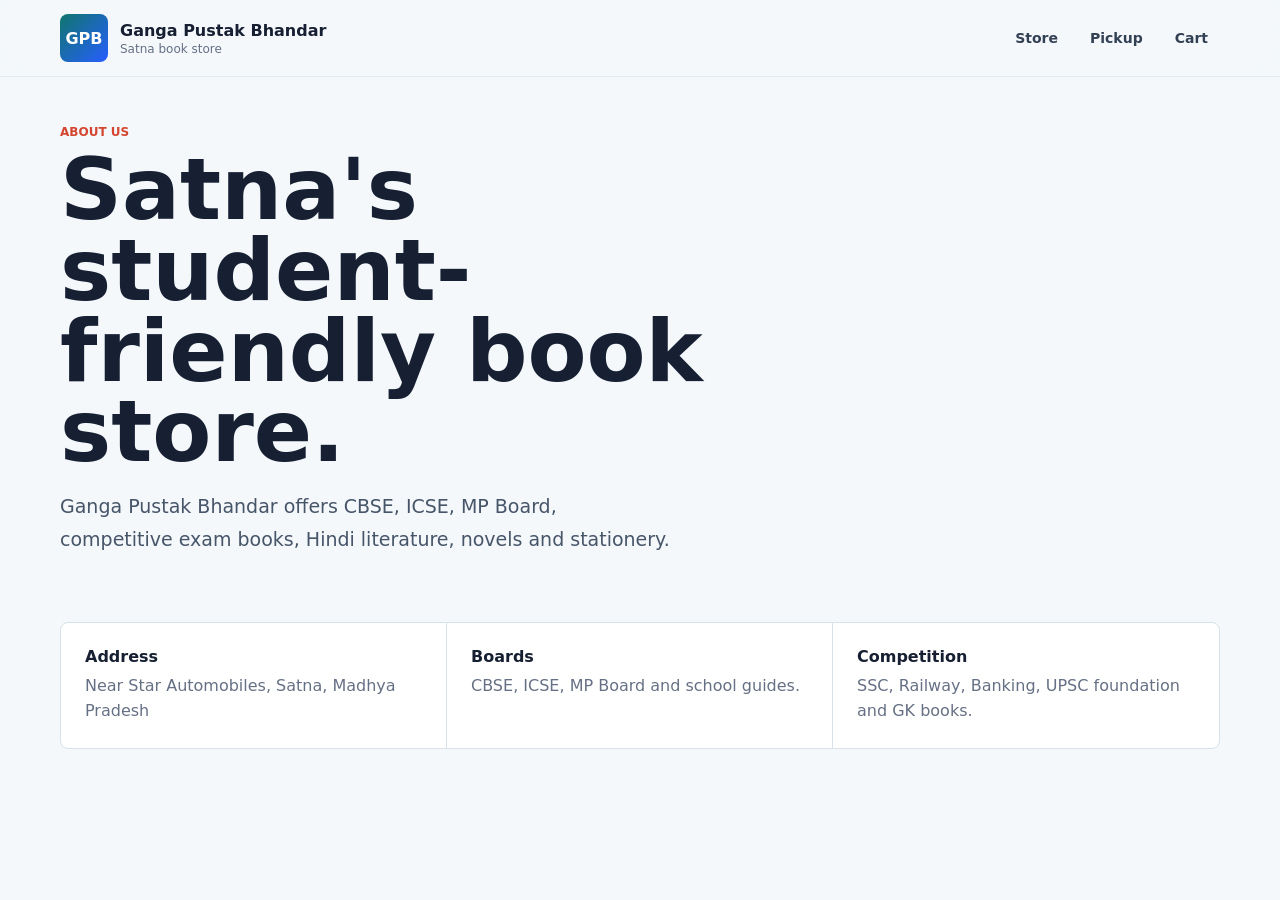
<file: about.html>
<!DOCTYPE html>
<html lang="en">
  <head>
    <meta charset="UTF-8" />
    <meta name="viewport" content="width=device-width, initial-scale=1.0" />
    <title>About | Ganga Pustak Bhandar</title>
    <link rel="stylesheet" href="styles.css" />
  </head>
  <body>
    <header class="site-header">
      <nav class="nav">
        <a class="brand" href="index.html">
          <span class="brand-mark">GPB</span>
          <span><strong>Ganga Pustak Bhandar</strong><small>Satna book store</small></span>
        </a>
        <div class="nav-links">
          <a href="index.html">Store</a>
          <a href="pickup.html">Pickup</a>
          <a href="cart.html">Cart</a>
        </div>
      </nav>
    </header>
    <main>
      <section class="page-hero">
        <div>
          <p class="eyebrow">About us</p>
          <h1>Satna's student-friendly book store.</h1>
          <p class="hero-copy">Ganga Pustak Bhandar offers CBSE, ICSE, MP Board, competitive exam books, Hindi literature, novels and stationery.</p>
        </div>
      </section>
      <section class="contact-grid page-cards">
        <div><strong>Address</strong><p>Near Star Automobiles, Satna, Madhya Pradesh</p></div>
        <div><strong>Boards</strong><p>CBSE, ICSE, MP Board and school guides.</p></div>
        <div><strong>Competition</strong><p>SSC, Railway, Banking, UPSC foundation and GK books.</p></div>
      </section>
    </main>
  </body>
</html>
</file>
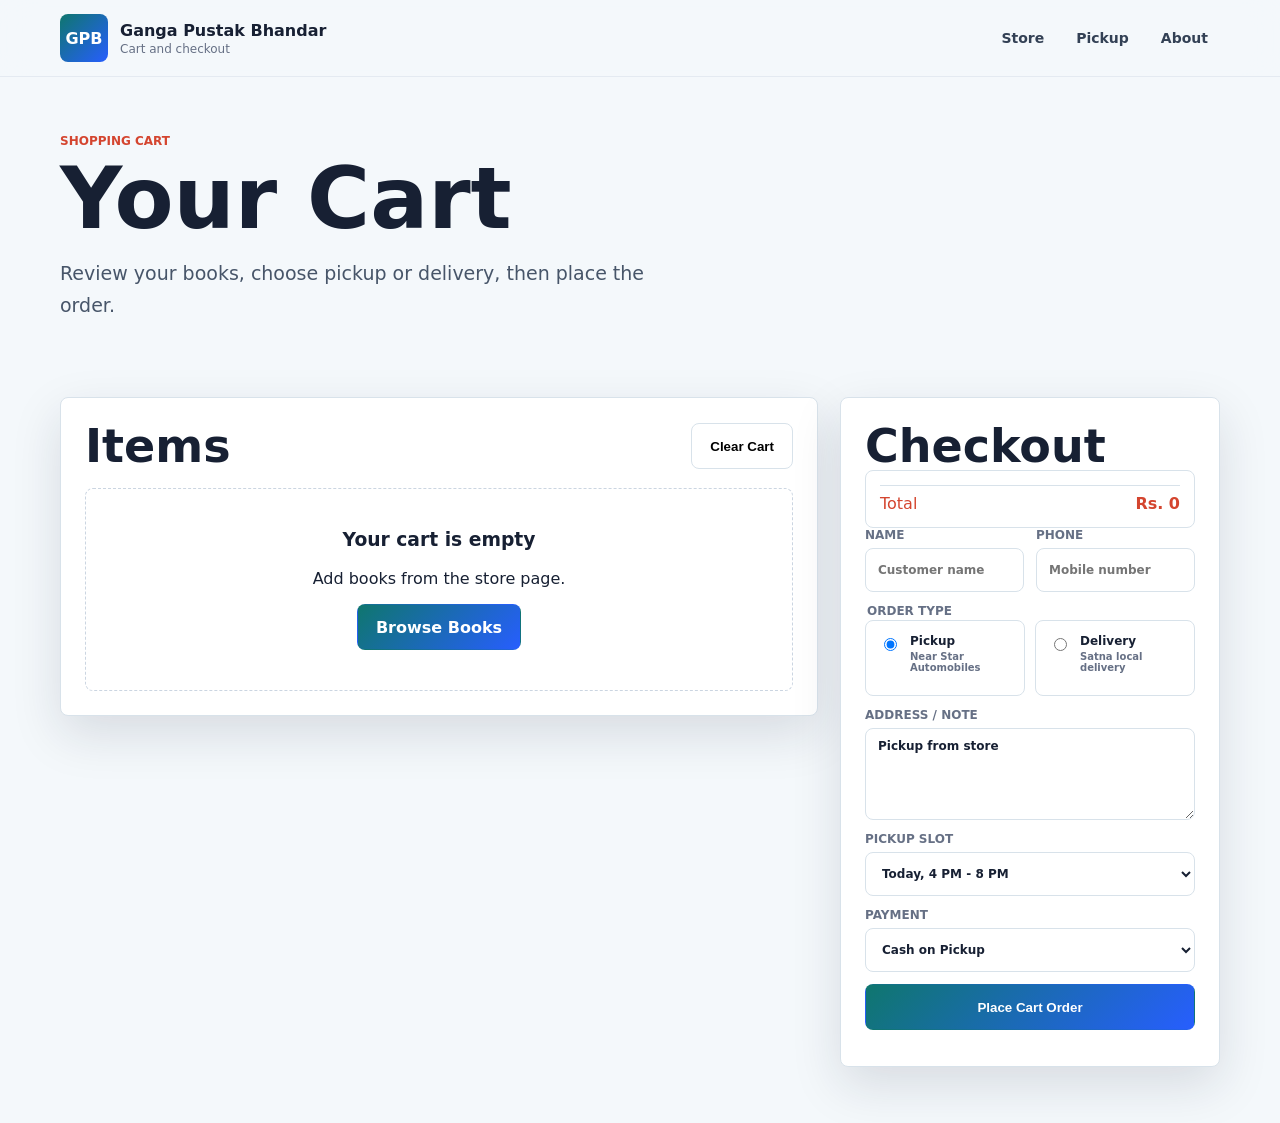
<file: cart.html>
<!DOCTYPE html>
<html lang="en">
  <head>
    <meta charset="UTF-8" />
    <meta name="viewport" content="width=device-width, initial-scale=1.0" />
    <title>Cart | Ganga Pustak Bhandar</title>
    <link rel="stylesheet" href="styles.css" />
  </head>
  <body>
    <header class="site-header">
      <nav class="nav">
        <a class="brand" href="index.html">
          <span class="brand-mark">GPB</span>
          <span>
            <strong>Ganga Pustak Bhandar</strong>
            <small>Cart and checkout</small>
          </span>
        </a>
        <div class="nav-links">
          <a href="index.html">Store</a>
          <a href="pickup.html">Pickup</a>
          <a href="about.html">About</a>
        </div>
      </nav>
    </header>

    <main>
      <section class="page-hero compact-hero">
        <div>
          <p class="eyebrow">Shopping cart</p>
          <h1>Your Cart</h1>
          <p class="hero-copy">Review your books, choose pickup or delivery, then place the order.</p>
        </div>
      </section>

      <section class="cart-layout">
        <div class="cart-panel">
          <div class="orders-head">
            <h2>Items</h2>
            <button class="btn secondary" id="clearCart" type="button">Clear Cart</button>
          </div>
          <div id="cartItems"></div>
        </div>

        <aside class="checkout-card">
          <h2>Checkout</h2>
          <div class="order-summary" id="cartSummary"></div>
          <form class="order-form checkout-form" id="cartCheckoutForm">
            <div class="customer-grid">
              <label>
                Name
                <input name="customer_name" type="text" placeholder="Customer name" required>
              </label>
              <label>
                Phone
                <input name="phone" type="tel" placeholder="Mobile number" required>
              </label>
            </div>
            <fieldset class="choice-grid">
              <legend>Order type</legend>
              <label>
                <input type="radio" name="fulfillment_type" value="Pickup" checked>
                <span><strong>Pickup</strong><small>Near Star Automobiles</small></span>
              </label>
              <label>
                <input type="radio" name="fulfillment_type" value="Delivery">
                <span><strong>Delivery</strong><small>Satna local delivery</small></span>
              </label>
            </fieldset>
            <label>
              Address / note
              <textarea name="address" rows="3" required>Pickup from store</textarea>
            </label>
            <label>
              Pickup slot
              <select name="pickup_slot" required>
                <option value="Today, 4 PM - 8 PM">Today, 4 PM - 8 PM</option>
                <option value="Tomorrow, 10 AM - 1 PM">Tomorrow, 10 AM - 1 PM</option>
                <option value="Tomorrow, 4 PM - 8 PM">Tomorrow, 4 PM - 8 PM</option>
              </select>
            </label>
            <label>
              Payment
              <select name="payment_method" required>
                <option value="Cash on Pickup">Cash on Pickup</option>
                <option value="Cash on Delivery">Cash on Delivery</option>
                <option value="UPI on Confirmation">UPI on Confirmation</option>
                <option value="Razorpay Online">Razorpay Online Payment</option>
              </select>
            </label>
            <button class="btn primary place-order" type="submit">Place Cart Order</button>
            <p class="form-message" id="cartMessage"></p>
          </form>
        </aside>
      </section>
    </main>

    <script src="https://checkout.razorpay.com/v1/checkout.js"></script>
    <script src="cart.js"></script>
  </body>
</html>
</file>
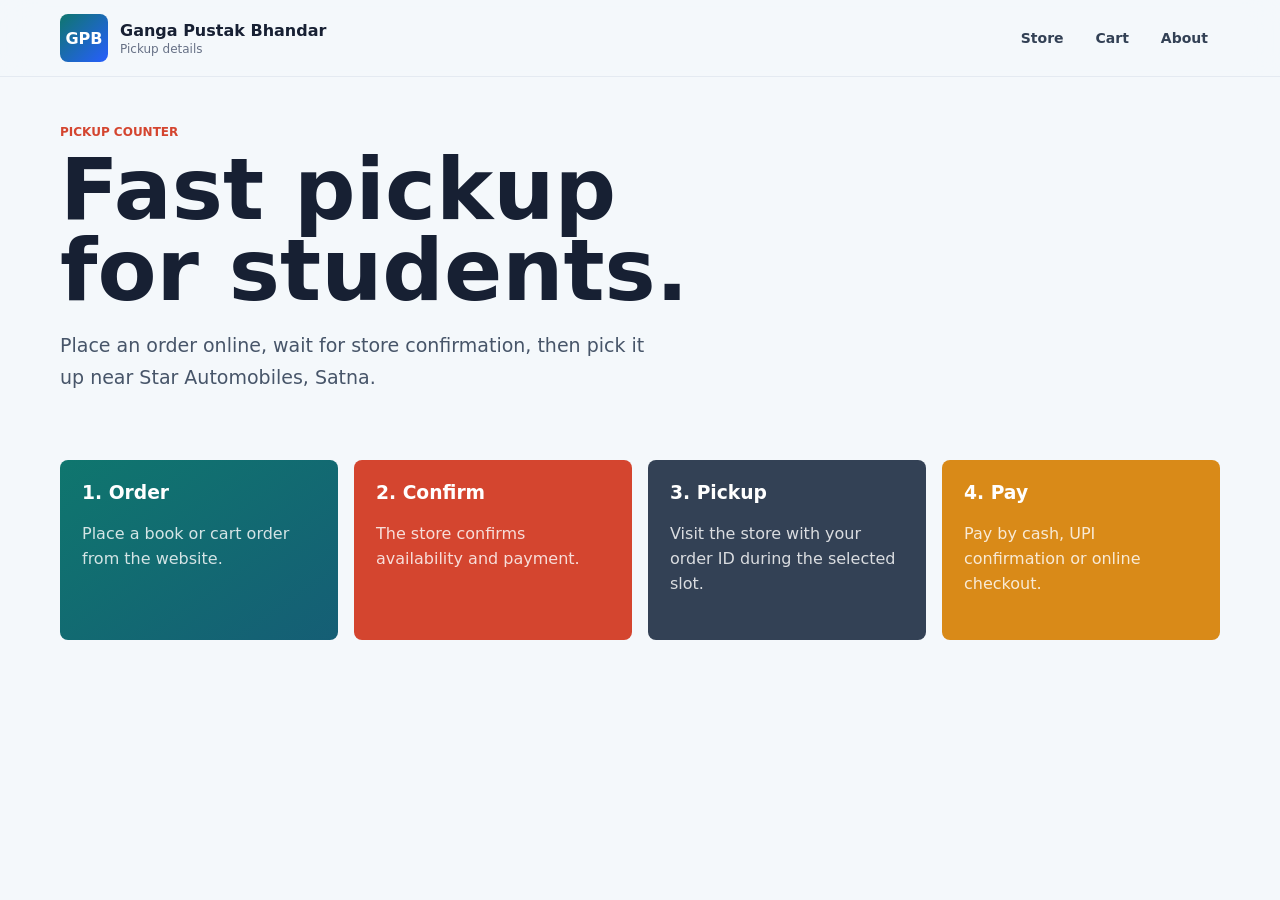
<file: pickup.html>
<!DOCTYPE html>
<html lang="en">
  <head>
    <meta charset="UTF-8" />
    <meta name="viewport" content="width=device-width, initial-scale=1.0" />
    <title>Pickup | Ganga Pustak Bhandar</title>
    <link rel="stylesheet" href="styles.css" />
  </head>
  <body>
    <header class="site-header">
      <nav class="nav">
        <a class="brand" href="index.html">
          <span class="brand-mark">GPB</span>
          <span><strong>Ganga Pustak Bhandar</strong><small>Pickup details</small></span>
        </a>
        <div class="nav-links">
          <a href="index.html">Store</a>
          <a href="cart.html">Cart</a>
          <a href="about.html">About</a>
        </div>
      </nav>
    </header>
    <main>
      <section class="page-hero">
        <div>
          <p class="eyebrow">Pickup counter</p>
          <h1>Fast pickup for students.</h1>
          <p class="hero-copy">Place an order online, wait for store confirmation, then pick it up near Star Automobiles, Satna.</p>
        </div>
      </section>
      <section class="category-grid info-grid">
        <article><h3>1. Order</h3><p>Place a book or cart order from the website.</p></article>
        <article><h3>2. Confirm</h3><p>The store confirms availability and payment.</p></article>
        <article><h3>3. Pickup</h3><p>Visit the store with your order ID during the selected slot.</p></article>
        <article><h3>4. Pay</h3><p>Pay by cash, UPI confirmation or online checkout.</p></article>
      </section>
    </main>
  </body>
</html>
</file>
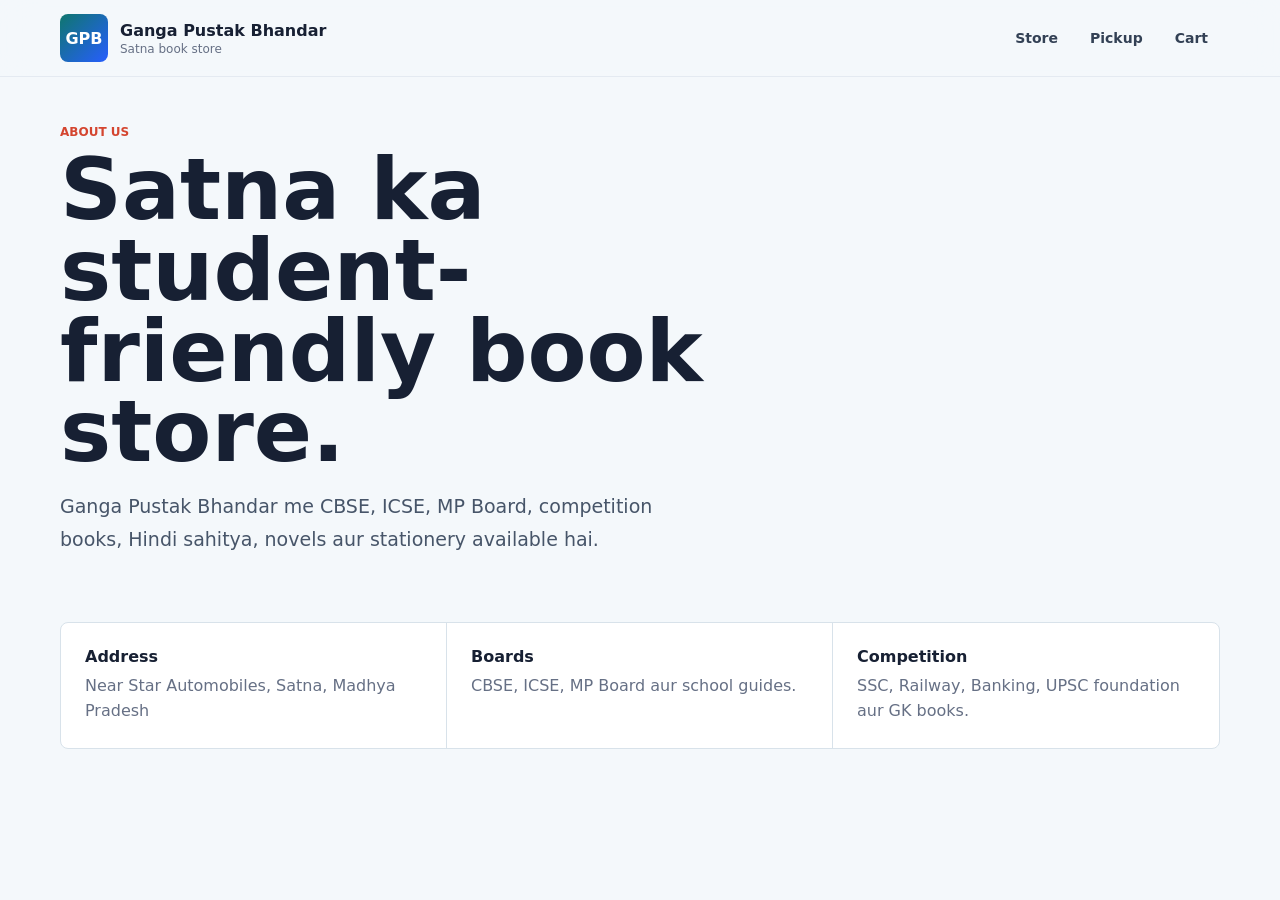
<file: froentend/about.html>
<!DOCTYPE html>
<html lang="hi">
  <head>
    <meta charset="UTF-8" />
    <meta name="viewport" content="width=device-width, initial-scale=1.0" />
    <title>About | Ganga Pustak Bhandar</title>
    <link rel="stylesheet" href="styles.css" />
  </head>
  <body>
    <header class="site-header">
      <nav class="nav">
        <a class="brand" href="index.html">
          <span class="brand-mark">GPB</span>
          <span><strong>Ganga Pustak Bhandar</strong><small>Satna book store</small></span>
        </a>
        <div class="nav-links">
          <a href="index.html">Store</a>
          <a href="pickup.html">Pickup</a>
          <a href="cart.html">Cart</a>
        </div>
      </nav>
    </header>
    <main>
      <section class="page-hero">
        <div>
          <p class="eyebrow">About us</p>
          <h1>Satna ka student-friendly book store.</h1>
          <p class="hero-copy">Ganga Pustak Bhandar me CBSE, ICSE, MP Board, competition books, Hindi sahitya, novels aur stationery available hai.</p>
        </div>
      </section>
      <section class="contact-grid page-cards">
        <div><strong>Address</strong><p>Near Star Automobiles, Satna, Madhya Pradesh</p></div>
        <div><strong>Boards</strong><p>CBSE, ICSE, MP Board aur school guides.</p></div>
        <div><strong>Competition</strong><p>SSC, Railway, Banking, UPSC foundation aur GK books.</p></div>
      </section>
    </main>
  </body>
</html>
</file>
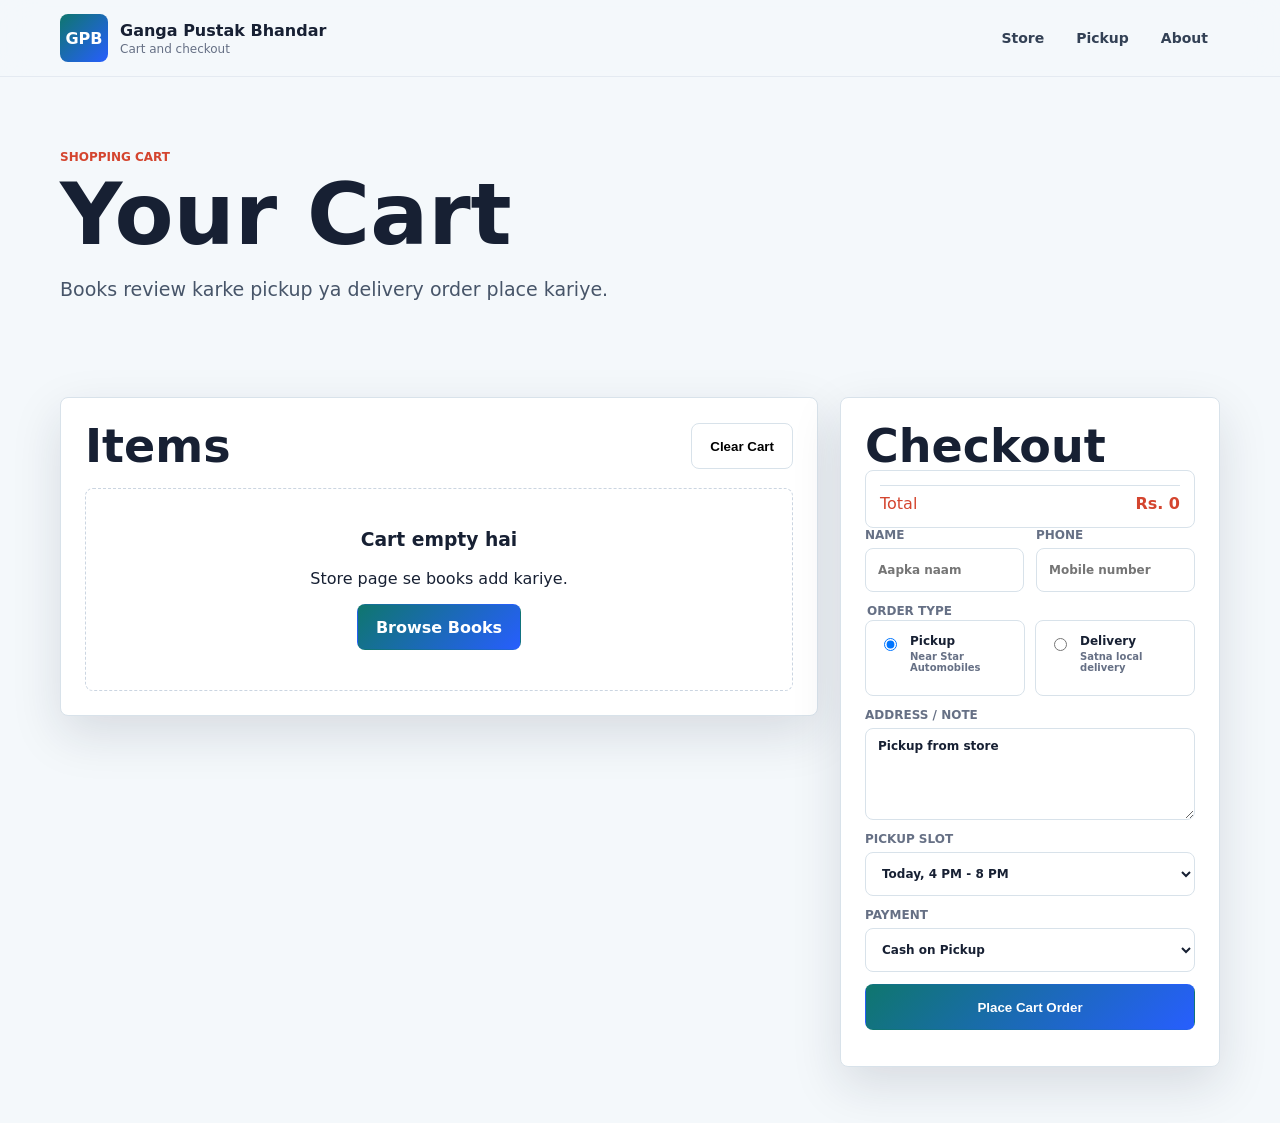
<file: froentend/cart.html>
<!DOCTYPE html>
<html lang="hi">
  <head>
    <meta charset="UTF-8" />
    <meta name="viewport" content="width=device-width, initial-scale=1.0" />
    <title>Cart | Ganga Pustak Bhandar</title>
    <link rel="stylesheet" href="styles.css" />
  </head>
  <body>
    <header class="site-header">
      <nav class="nav">
        <a class="brand" href="index.html">
          <span class="brand-mark">GPB</span>
          <span>
            <strong>Ganga Pustak Bhandar</strong>
            <small>Cart and checkout</small>
          </span>
        </a>
        <div class="nav-links">
          <a href="index.html">Store</a>
          <a href="pickup.html">Pickup</a>
          <a href="about.html">About</a>
        </div>
      </nav>
    </header>

    <main>
      <section class="page-hero compact-hero">
        <div>
          <p class="eyebrow">Shopping cart</p>
          <h1>Your Cart</h1>
          <p class="hero-copy">Books review karke pickup ya delivery order place kariye.</p>
        </div>
      </section>

      <section class="cart-layout">
        <div class="cart-panel">
          <div class="orders-head">
            <h2>Items</h2>
            <button class="btn secondary" id="clearCart" type="button">Clear Cart</button>
          </div>
          <div id="cartItems"></div>
        </div>

        <aside class="checkout-card">
          <h2>Checkout</h2>
          <div class="order-summary" id="cartSummary"></div>
          <form class="order-form checkout-form" id="cartCheckoutForm">
            <div class="customer-grid">
              <label>
                Name
                <input name="customer_name" type="text" placeholder="Aapka naam" required>
              </label>
              <label>
                Phone
                <input name="phone" type="tel" placeholder="Mobile number" required>
              </label>
            </div>
            <fieldset class="choice-grid">
              <legend>Order type</legend>
              <label>
                <input type="radio" name="fulfillment_type" value="Pickup" checked>
                <span><strong>Pickup</strong><small>Near Star Automobiles</small></span>
              </label>
              <label>
                <input type="radio" name="fulfillment_type" value="Delivery">
                <span><strong>Delivery</strong><small>Satna local delivery</small></span>
              </label>
            </fieldset>
            <label>
              Address / note
              <textarea name="address" rows="3" required>Pickup from store</textarea>
            </label>
            <label>
              Pickup slot
              <select name="pickup_slot" required>
                <option value="Today, 4 PM - 8 PM">Today, 4 PM - 8 PM</option>
                <option value="Tomorrow, 10 AM - 1 PM">Tomorrow, 10 AM - 1 PM</option>
                <option value="Tomorrow, 4 PM - 8 PM">Tomorrow, 4 PM - 8 PM</option>
              </select>
            </label>
            <label>
              Payment
              <select name="payment_method" required>
                <option value="Cash on Pickup">Cash on Pickup</option>
                <option value="Cash on Delivery">Cash on Delivery</option>
                <option value="UPI on Confirmation">UPI on Confirmation</option>
              </select>
            </label>
            <button class="btn primary place-order" type="submit">Place Cart Order</button>
            <p class="form-message" id="cartMessage"></p>
          </form>
        </aside>
      </section>
    </main>

    <script src="cart.js"></script>
  </body>
</html>
</file>
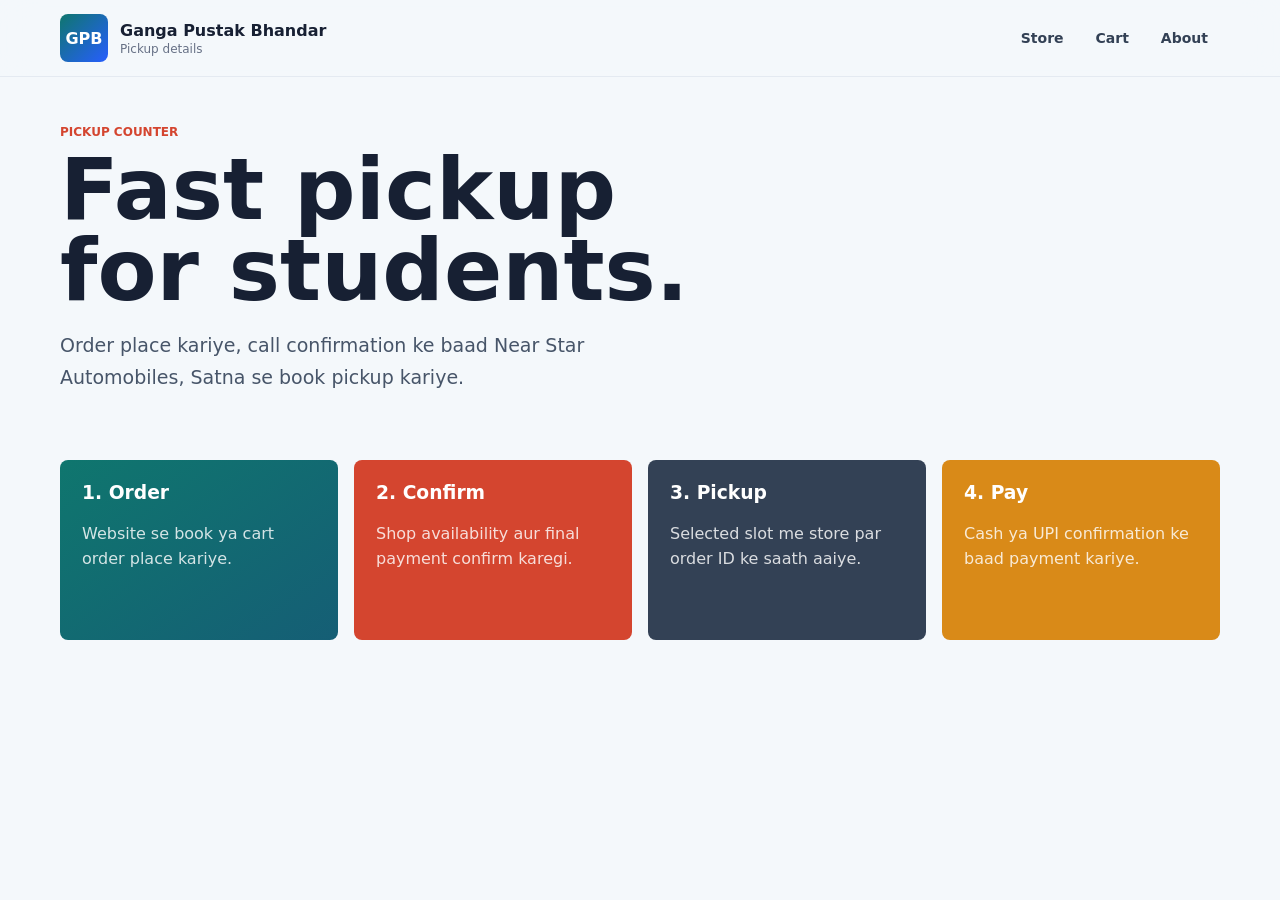
<file: froentend/pickup.html>
<!DOCTYPE html>
<html lang="hi">
  <head>
    <meta charset="UTF-8" />
    <meta name="viewport" content="width=device-width, initial-scale=1.0" />
    <title>Pickup | Ganga Pustak Bhandar</title>
    <link rel="stylesheet" href="styles.css" />
  </head>
  <body>
    <header class="site-header">
      <nav class="nav">
        <a class="brand" href="index.html">
          <span class="brand-mark">GPB</span>
          <span><strong>Ganga Pustak Bhandar</strong><small>Pickup details</small></span>
        </a>
        <div class="nav-links">
          <a href="index.html">Store</a>
          <a href="cart.html">Cart</a>
          <a href="about.html">About</a>
        </div>
      </nav>
    </header>
    <main>
      <section class="page-hero">
        <div>
          <p class="eyebrow">Pickup counter</p>
          <h1>Fast pickup for students.</h1>
          <p class="hero-copy">Order place kariye, call confirmation ke baad Near Star Automobiles, Satna se book pickup kariye.</p>
        </div>
      </section>
      <section class="category-grid info-grid">
        <article><h3>1. Order</h3><p>Website se book ya cart order place kariye.</p></article>
        <article><h3>2. Confirm</h3><p>Shop availability aur final payment confirm karegi.</p></article>
        <article><h3>3. Pickup</h3><p>Selected slot me store par order ID ke saath aaiye.</p></article>
        <article><h3>4. Pay</h3><p>Cash ya UPI confirmation ke baad payment kariye.</p></article>
      </section>
    </main>
  </body>
</html>
</file>
<file: styles.css>
:root {
  --ink: #172033;
  --muted: #667085;
  --paper: #f4f8fb;
  --surface: #ffffff;
  --line: #d8e2ea;
  --red: #d4452f;
  --green: #0f766e;
  --gold: #d98a18;
  --blue: #275efe;
  --shadow: 0 18px 50px rgba(23, 32, 51, 0.13);
  --deep-shadow: 0 28px 70px rgba(23, 32, 51, 0.24);
}

* {
  box-sizing: border-box;
}

html {
  scroll-behavior: smooth;
}

body {
  margin: 0;
  color: var(--ink);
  background: var(--paper);
  font-family: Inter, ui-sans-serif, system-ui, -apple-system, BlinkMacSystemFont,
    "Segoe UI", sans-serif;
}

.top-offer {
  padding: 10px 16px;
  color: #fff;
  background: var(--ink);
  text-align: center;
  font-size: 14px;
  font-weight: 800;
}

a {
  color: inherit;
  text-decoration: none;
}

.site-header {
  position: sticky;
  top: 0;
  z-index: 10;
  background: rgba(244, 248, 251, 0.92);
  border-bottom: 1px solid rgba(226, 232, 240, 0.85);
  backdrop-filter: blur(16px);
}

.nav {
  width: min(1160px, calc(100% - 32px));
  min-height: 76px;
  margin: 0 auto;
  display: flex;
  align-items: center;
  justify-content: space-between;
  gap: 24px;
}

.brand {
  display: flex;
  align-items: center;
  gap: 12px;
}

.brand-mark {
  width: 48px;
  height: 48px;
  display: grid;
  place-items: center;
  border-radius: 8px;
  color: white;
  background: linear-gradient(135deg, var(--green), var(--blue));
  font-weight: 800;
}

.brand strong,
.brand small {
  display: block;
}

.brand small {
  margin-top: 2px;
  color: var(--muted);
  font-size: 12px;
}

.nav-links {
  display: flex;
  gap: 8px;
}

.nav-links a {
  padding: 10px 12px;
  border-radius: 8px;
  color: #334155;
  font-weight: 700;
  font-size: 14px;
}

.nav-links a:hover,
.nav-button:hover {
  background: #fff;
}

.cart-link span {
  min-width: 22px;
  min-height: 22px;
  display: inline-grid;
  place-items: center;
  margin-left: 4px;
  border-radius: 999px;
  color: #fff;
  background: var(--red);
  font-size: 12px;
}

.nav-button {
  padding: 10px 12px;
  border: 0;
  border-radius: 8px;
  background: transparent;
  color: #334155;
  font: inherit;
  font-weight: 700;
  font-size: 14px;
  cursor: pointer;
}

main {
  width: min(1160px, calc(100% - 32px));
  margin: 0 auto;
}

.promo-slider {
  position: relative;
  margin: 28px 0 34px;
  overflow: hidden;
  border-radius: 8px;
  background: #fff;
  box-shadow: var(--shadow);
}

.slider-track {
  display: flex;
  transition: transform 520ms ease;
}

.slide {
  min-width: 100%;
  display: grid;
  grid-template-columns: minmax(0, 1fr) minmax(280px, 430px);
  gap: 32px;
  align-items: center;
  min-height: 470px;
  padding: 48px 64px;
  background:
    radial-gradient(circle at 82% 18%, rgba(39, 94, 254, 0.18), transparent 26%),
    linear-gradient(135deg, #ffffff 0%, #e8f6f4 52%, #fef3df 100%);
}

.slide:nth-child(2) {
  background:
    radial-gradient(circle at 80% 18%, rgba(212, 69, 47, 0.16), transparent 27%),
    linear-gradient(135deg, #ffffff 0%, #fff3ed 48%, #eef2ff 100%);
}

.slide:nth-child(3) {
  background:
    radial-gradient(circle at 80% 20%, rgba(217, 138, 24, 0.18), transparent 27%),
    linear-gradient(135deg, #ffffff 0%, #edf7ff 50%, #fff7e8 100%);
}

.slide-copy h1 {
  max-width: 710px;
}

.slide-art {
  min-height: 340px;
  position: relative;
  perspective: 1100px;
}

.slide-art::before {
  content: "";
  position: absolute;
  inset: 38px 12px 12px;
  border-radius: 8px;
  background: rgba(255, 255, 255, 0.72);
  box-shadow: var(--deep-shadow);
}

.slide-art img {
  position: absolute;
  width: 42%;
  aspect-ratio: 2 / 3;
  object-fit: cover;
  border-radius: 8px;
  box-shadow: 0 22px 38px rgba(23, 32, 51, 0.22);
  transition: transform 280ms ease;
}

.slide-art img:nth-child(1) {
  left: 0;
  top: 76px;
  transform: rotate(-8deg) translateZ(10px);
}

.slide-art img:nth-child(2) {
  left: 29%;
  top: 20px;
  z-index: 2;
  transform: translateZ(42px);
}

.slide-art img:nth-child(3) {
  right: 0;
  top: 88px;
  transform: rotate(8deg) translateZ(10px);
}

.slide.is-active .slide-art img:nth-child(1) {
  animation: bookFloatLeft 3.2s ease-in-out infinite;
}

.slide.is-active .slide-art img:nth-child(2) {
  animation: bookFloatCenter 3.2s ease-in-out infinite;
}

.slide.is-active .slide-art img:nth-child(3) {
  animation: bookFloatRight 3.2s ease-in-out infinite;
}

.slider-btn {
  position: absolute;
  top: 50%;
  width: 44px;
  height: 44px;
  display: grid;
  place-items: center;
  border: 1px solid rgba(255, 255, 255, 0.8);
  border-radius: 999px;
  background: rgba(23, 32, 51, 0.74);
  color: #fff;
  font-size: 26px;
  font-weight: 900;
  transform: translateY(-50%);
  cursor: pointer;
  z-index: 3;
}

.slider-btn:hover {
  background: var(--green);
}

.slider-btn.prev {
  left: 16px;
}

.slider-btn.next {
  right: 16px;
}

.slider-dots {
  position: absolute;
  left: 0;
  right: 0;
  bottom: 18px;
  display: flex;
  justify-content: center;
  gap: 8px;
  z-index: 3;
}

.slider-dots button {
  width: 10px;
  height: 10px;
  border: 0;
  border-radius: 999px;
  background: rgba(23, 32, 51, 0.28);
  cursor: pointer;
}

.slider-dots button.active {
  width: 26px;
  background: var(--green);
}

.promo-slider + .hero {
  display: none;
}

@keyframes bookFloatLeft {
  0%, 100% { transform: rotate(-8deg) translateY(0) translateZ(10px); }
  50% { transform: rotate(-10deg) translateY(-10px) translateZ(28px); }
}

@keyframes bookFloatCenter {
  0%, 100% { transform: translateY(0) translateZ(42px) scale(1); }
  50% { transform: translateY(-14px) translateZ(64px) scale(1.03); }
}

@keyframes bookFloatRight {
  0%, 100% { transform: rotate(8deg) translateY(0) translateZ(10px); }
  50% { transform: rotate(10deg) translateY(-10px) translateZ(28px); }
}

.hero {
  min-height: calc(100vh - 76px);
  display: grid;
  grid-template-columns: minmax(0, 1fr) minmax(320px, 470px);
  align-items: center;
  gap: 54px;
  padding: 42px 0 34px;
}

.eyebrow {
  margin: 0 0 10px;
  color: var(--red);
  font-size: 12px;
  font-weight: 900;
  letter-spacing: 0;
  text-transform: uppercase;
}

h1,
h2,
h3,
p {
  margin-top: 0;
}

h1 {
  max-width: 680px;
  margin-bottom: 18px;
  font-size: clamp(44px, 7vw, 86px);
  line-height: 0.94;
  letter-spacing: 0;
}

h2 {
  margin-bottom: 0;
  font-size: clamp(28px, 4vw, 46px);
  line-height: 1.05;
}

.hero-copy {
  max-width: 610px;
  color: #475569;
  font-size: 19px;
  line-height: 1.7;
}

.hero-actions {
  display: flex;
  flex-wrap: wrap;
  gap: 12px;
  margin-top: 28px;
}

.btn {
  min-height: 46px;
  display: inline-flex;
  align-items: center;
  justify-content: center;
  border-radius: 8px;
  padding: 0 18px;
  border: 1px solid transparent;
  font-weight: 800;
  cursor: pointer;
  transition: transform 160ms ease, box-shadow 160ms ease, filter 160ms ease;
}

.btn:hover {
  transform: translateY(-2px);
  box-shadow: 0 12px 26px rgba(15, 23, 42, 0.16);
}

.btn.primary {
  color: #fff;
  background: linear-gradient(135deg, var(--green), var(--blue));
}

.btn.secondary {
  background: #fff;
  border-color: var(--line);
}

.hero-visual {
  min-height: 520px;
  position: relative;
  perspective: 1000px;
}

.hero-visual::before {
  content: "";
  position: absolute;
  inset: 58px 18px 26px;
  border-radius: 8px;
  background:
    linear-gradient(135deg, rgba(180, 35, 24, 0.12), transparent 45%),
    #ffffff;
  box-shadow: var(--shadow);
}

.hero-visual img {
  position: absolute;
  width: 41%;
  aspect-ratio: 2 / 3;
  object-fit: cover;
  border-radius: 8px;
  box-shadow: 0 18px 32px rgba(15, 23, 42, 0.2);
}

.hero-visual img:nth-child(1) {
  left: 2%;
  top: 88px;
  transform: rotate(-8deg);
  transition: transform 220ms ease;
}

.hero-visual img:nth-child(2) {
  left: 30%;
  top: 30px;
  z-index: 2;
  transition: transform 220ms ease;
}

.hero-visual img:nth-child(3) {
  right: 2%;
  top: 126px;
  transform: rotate(7deg);
  transition: transform 220ms ease;
}

.hero-visual:hover img:nth-child(1) {
  transform: rotate(-10deg) translateY(-12px) translateZ(20px);
}

.hero-visual:hover img:nth-child(2) {
  transform: translateY(-18px) translateZ(36px) scale(1.03);
}

.hero-visual:hover img:nth-child(3) {
  transform: rotate(9deg) translateY(-10px) translateZ(20px);
}

.trust-strip,
.order-band,
.contact-grid {
  background: #fff;
  border: 1px solid var(--line);
  border-radius: 8px;
}

.trust-strip {
  display: grid;
  grid-template-columns: repeat(3, 1fr);
  margin: 8px 0 64px;
  overflow: hidden;
}

.mega-categories {
  display: grid;
  grid-template-columns: repeat(6, minmax(0, 1fr));
  gap: 12px;
  margin: 0 0 34px;
}

.mega-categories a {
  min-height: 86px;
  display: grid;
  place-items: center;
  padding: 14px;
  border: 1px solid var(--line);
  border-radius: 8px;
  background: #fff;
  text-align: center;
  font-weight: 900;
  box-shadow: var(--shadow);
  transform-style: preserve-3d;
  transition: transform 180ms ease, box-shadow 180ms ease;
}

.mega-categories a:hover {
  transform: translateY(-6px) rotateX(5deg);
  box-shadow: var(--deep-shadow);
}

.trust-strip div {
  padding: 24px;
  border-right: 1px solid var(--line);
}

.trust-strip div:last-child {
  border-right: 0;
}

.trust-strip strong,
.trust-strip span {
  display: block;
}

.trust-strip strong {
  margin-bottom: 6px;
  font-size: 24px;
}

.trust-strip span {
  color: var(--muted);
}

.toolbar {
  display: flex;
  justify-content: space-between;
  align-items: end;
  gap: 24px;
  margin-bottom: 24px;
}

.filters {
  display: flex;
  flex-wrap: wrap;
  justify-content: end;
  gap: 12px;
}

.search-box,
.select-box {
  display: grid;
  gap: 6px;
  color: var(--muted);
  font-size: 12px;
  font-weight: 800;
  text-transform: uppercase;
}

input,
select,
textarea {
  width: 220px;
  min-height: 44px;
  border: 1px solid var(--line);
  border-radius: 8px;
  background: #fff;
  color: var(--ink);
  font: inherit;
  font-weight: 650;
  padding: 0 12px;
}

textarea {
  width: 100%;
  min-height: 92px;
  padding: 10px 12px;
  resize: vertical;
}

.book-grid {
  display: grid;
  grid-template-columns: repeat(4, minmax(0, 1fr));
  gap: 18px;
  min-height: 360px;
  perspective: 1200px;
}

.book-card {
  display: flex;
  flex-direction: column;
  min-height: 100%;
  border-radius: 8px;
  overflow: hidden;
  background: #fff;
  border: 1px solid var(--line);
  cursor: pointer;
  position: relative;
  transform: rotateX(var(--tilt-x, 0deg)) rotateY(var(--tilt-y, 0deg));
  transform-style: preserve-3d;
  transition: transform 180ms ease, box-shadow 180ms ease, border-color 180ms ease;
}

.discount-ribbon {
  position: absolute;
  top: 12px;
  left: 12px;
  z-index: 2;
  padding: 6px 9px;
  border-radius: 999px;
  color: #fff;
  background: var(--red);
  font-size: 12px;
  font-weight: 900;
  box-shadow: 0 10px 20px rgba(212, 69, 47, 0.22);
  transform: translateZ(34px);
}

.book-card::after {
  content: "";
  position: absolute;
  inset: 0;
  pointer-events: none;
  background: linear-gradient(135deg, rgba(255, 255, 255, 0.42), transparent 35%);
  opacity: 0;
  transition: opacity 180ms ease;
}

.book-card:hover,
.book-card:focus-visible {
  box-shadow: var(--deep-shadow);
  border-color: rgba(180, 35, 24, 0.22);
  outline: none;
}

.book-card:hover::after {
  opacity: 1;
}

.cover-wrap {
  aspect-ratio: 4 / 5;
  padding: 18px;
  background: linear-gradient(145deg, #ffffff, #e2f4f2 48%, #e9edff);
  transform: translateZ(22px);
}

.book-card img {
  width: 100%;
  height: 100%;
  object-fit: contain;
  filter: drop-shadow(0 12px 14px rgba(15, 23, 42, 0.2));
  transition: transform 180ms ease;
}

.book-card:hover img {
  transform: translateY(-4px) scale(1.04);
}

.book-info {
  display: flex;
  flex: 1;
  flex-direction: column;
  gap: 10px;
  padding: 16px;
}

.tag {
  width: fit-content;
  color: var(--green);
  background: #eaf7ed;
  border-radius: 999px;
  padding: 5px 9px;
  font-size: 12px;
  font-weight: 900;
}

.book-info h3 {
  margin-bottom: 0;
  font-size: 18px;
  line-height: 1.22;
}

.book-info p {
  color: var(--muted);
  line-height: 1.5;
}

.price-row {
  margin-top: auto;
  display: flex;
  align-items: center;
  justify-content: space-between;
  gap: 12px;
}

.price-stack {
  display: flex;
  flex-wrap: wrap;
  align-items: center;
  gap: 8px;
  margin-top: auto;
}

.price {
  color: var(--red);
  font-size: 20px;
  font-weight: 900;
}

.mrp {
  color: var(--muted);
  font-size: 14px;
  font-weight: 800;
  text-decoration: line-through;
}

.stock {
  color: var(--green);
  font-size: 13px;
  font-weight: 900;
}

.details-btn {
  width: 100%;
  min-height: 40px;
  border: 1px solid var(--line);
  border-radius: 8px;
  background: #fff;
  color: var(--ink);
  font: inherit;
  font-weight: 900;
  cursor: pointer;
  transition: background 160ms ease, color 160ms ease, transform 160ms ease;
}

.details-btn:hover {
  background: var(--ink);
  color: #fff;
  transform: translateY(-1px);
}

.card-actions,
.modal-actions {
  display: grid;
  grid-template-columns: repeat(3, minmax(0, 1fr));
  gap: 8px;
}

.cart-btn {
  color: #fff;
  background: var(--gold);
  border-color: var(--gold);
}

.buy-now-btn {
  color: #fff;
  background: var(--green);
  border-color: var(--green);
}

.inventory-form {
  display: grid;
  grid-template-columns: repeat(4, minmax(0, 1fr));
  gap: 12px;
  align-items: end;
}

.inventory-form label {
  display: grid;
  gap: 6px;
  color: var(--muted);
  font-size: 12px;
  font-weight: 900;
  text-transform: uppercase;
}

.inventory-form input,
.inventory-form select {
  width: 100%;
}

.wide-field {
  grid-column: span 2;
}

.categories,
.contact {
  padding: 72px 0 0;
}

.section-heading {
  margin-bottom: 24px;
}

.category-grid {
  display: grid;
  grid-template-columns: repeat(4, 1fr);
  gap: 16px;
}

.category-grid article {
  min-height: 180px;
  padding: 22px;
  border-radius: 8px;
  color: #fff;
  background: linear-gradient(145deg, var(--green), #155e75);
  transition: transform 180ms ease, box-shadow 180ms ease;
  transform-style: preserve-3d;
}

.category-grid article:hover {
  transform: translateY(-6px) rotateX(4deg);
  box-shadow: var(--deep-shadow);
}

.category-grid article:nth-child(2) {
  background: var(--red);
}

.category-grid article:nth-child(3) {
  background: #334155;
}

.category-grid article:nth-child(4) {
  background: var(--gold);
}

.category-grid p {
  color: rgba(255, 255, 255, 0.82);
  line-height: 1.55;
}

.order-band {
  display: flex;
  align-items: center;
  justify-content: space-between;
  gap: 24px;
  margin: 72px 0 0;
  padding: 30px;
}

.contact-grid {
  display: grid;
  grid-template-columns: repeat(3, 1fr);
  margin-bottom: 56px;
}

.contact-grid div {
  padding: 24px;
  border-right: 1px solid var(--line);
}

.contact-grid div:last-child {
  border-right: 0;
}

.contact-grid strong {
  display: block;
  margin-bottom: 8px;
}

.contact-grid p {
  margin: 0;
  color: var(--muted);
  line-height: 1.55;
}

footer {
  padding: 24px 16px 34px;
  color: var(--muted);
  text-align: center;
}

.empty-state {
  grid-column: 1 / -1;
  padding: 40px;
  text-align: center;
  background: #fff;
  border: 1px dashed #cbd5e1;
  border-radius: 8px;
}

.book-dialog {
  width: min(980px, calc(100% - 32px));
  border: 0;
  border-radius: 8px;
  padding: 0;
  color: var(--ink);
  box-shadow: var(--shadow);
}

.book-dialog::backdrop {
  background: rgba(15, 23, 42, 0.42);
}

.dialog-close {
  position: absolute;
  top: 12px;
  right: 12px;
  width: 38px;
  height: 38px;
  border: 1px solid var(--line);
  border-radius: 8px;
  background: #fff;
  color: var(--ink);
  font-size: 24px;
  line-height: 1;
  cursor: pointer;
}

.dialog-body {
  display: grid;
  grid-template-columns: minmax(220px, 330px) 1fr;
  gap: 28px;
  padding: 30px;
}

.product-media {
  display: grid;
  align-content: start;
  gap: 16px;
  perspective: 1000px;
}

.product-media img {
  width: 100%;
  aspect-ratio: 2 / 3;
  object-fit: contain;
  border-radius: 8px;
  background: #f8fafc;
  box-shadow: var(--shadow);
  transform: rotateY(-8deg) rotateX(3deg);
}

.dialog-note {
  color: var(--muted);
  line-height: 1.6;
}

.product-author {
  margin-bottom: 10px;
  color: var(--muted);
}

.rating-row {
  display: flex;
  flex-wrap: wrap;
  gap: 10px;
  align-items: center;
  margin-bottom: 16px;
  color: #f59e0b;
  font-weight: 900;
}

.rating-row small {
  color: var(--muted);
}

.secure-box,
.buy-box,
.order-summary,
.login-card {
  border: 1px solid var(--line);
  border-radius: 8px;
  background: #fff;
}

.secure-box {
  display: grid;
  gap: 4px;
  padding: 14px;
  color: var(--muted);
}

.secure-box strong {
  color: var(--green);
}

.buy-box {
  display: flex;
  justify-content: space-between;
  gap: 18px;
  margin: 16px 0;
  padding: 16px;
  background: #fffdf8;
}

.order-form {
  display: grid;
  gap: 12px;
  margin-top: 18px;
}

.checkout-form {
  margin-top: 0;
}

.checkout-steps {
  display: grid;
  grid-template-columns: repeat(3, 1fr);
  gap: 8px;
}

.checkout-steps span {
  padding: 10px;
  border: 1px solid var(--line);
  border-radius: 8px;
  color: var(--muted);
  text-align: center;
  font-size: 12px;
  font-weight: 900;
}

.checkout-steps .active {
  color: #fff;
  background: var(--green);
  border-color: var(--green);
}

.order-form label {
  display: grid;
  gap: 6px;
  color: var(--muted);
  font-size: 12px;
  font-weight: 900;
  text-transform: uppercase;
}

.order-form input,
.order-form select {
  width: 100%;
}

.choice-grid {
  display: grid;
  grid-template-columns: repeat(2, minmax(0, 1fr));
  gap: 10px;
  margin: 0;
  padding: 0;
  border: 0;
}

.choice-grid legend {
  grid-column: 1 / -1;
  margin-bottom: 2px;
  color: var(--muted);
  font-size: 12px;
  font-weight: 900;
  text-transform: uppercase;
}

.choice-grid label {
  display: flex;
  align-items: flex-start;
  gap: 10px;
  min-height: 76px;
  padding: 13px;
  border: 1px solid var(--line);
  border-radius: 8px;
  background: #fff;
  color: var(--ink);
  cursor: pointer;
  text-transform: none;
}

.choice-grid input {
  width: auto;
  min-height: auto;
  margin-top: 4px;
}

.choice-grid small {
  display: block;
  margin-top: 3px;
  color: var(--muted);
}

.customer-grid {
  display: grid;
  grid-template-columns: repeat(2, minmax(0, 1fr));
  gap: 12px;
}

.order-summary {
  display: grid;
  gap: 8px;
  padding: 14px;
}

.order-summary div {
  display: flex;
  justify-content: space-between;
  gap: 16px;
}

.order-summary div:last-child {
  padding-top: 8px;
  border-top: 1px solid var(--line);
  color: var(--red);
}

.place-order {
  width: 100%;
}

.form-message {
  margin: 0;
  color: var(--green);
  font-weight: 800;
  line-height: 1.45;
}

.admin-hero {
  min-height: 260px;
  display: flex;
  align-items: center;
  justify-content: space-between;
  gap: 24px;
  padding: 44px 0;
}

.login-panel {
  min-height: calc(100vh - 76px);
  display: grid;
  place-items: center;
  padding: 48px 0;
}

.login-card {
  width: min(480px, 100%);
  padding: 30px;
  box-shadow: var(--shadow);
}

.login-card label {
  display: grid;
  gap: 8px;
  margin: 18px 0 14px;
  color: var(--muted);
  font-size: 12px;
  font-weight: 900;
  text-transform: uppercase;
}

.login-card input {
  width: 100%;
}

.orders-panel {
  margin-bottom: 56px;
  padding: 24px;
  border: 1px solid var(--line);
  border-radius: 8px;
  background: #fff;
  box-shadow: var(--shadow);
}

.orders-head {
  display: flex;
  align-items: center;
  justify-content: space-between;
  gap: 18px;
  margin-bottom: 18px;
}

.orders-head span {
  color: var(--muted);
  font-weight: 800;
}

.orders-table-wrap {
  overflow-x: auto;
}

.orders-table {
  width: 100%;
  min-width: 980px;
  border-collapse: collapse;
}

.orders-table th,
.orders-table td {
  padding: 14px 12px;
  border-bottom: 1px solid var(--line);
  text-align: left;
  vertical-align: top;
}

.orders-table th {
  color: var(--muted);
  font-size: 12px;
  text-transform: uppercase;
}

.orders-table small {
  display: block;
  margin-top: 4px;
  color: var(--muted);
}

.orders-table tbody tr {
  transition: background 160ms ease;
}

.orders-table tbody tr:hover {
  background: #fff7ed;
}

.status-select {
  width: 140px;
}

.stock-input,
.rack-input,
.note-input {
  width: 100%;
}

.page-hero,
.compact-hero {
  min-height: 320px;
  display: grid;
  align-items: center;
  padding: 48px 0;
}

.cart-layout {
  display: grid;
  grid-template-columns: minmax(0, 1fr) 380px;
  gap: 22px;
  align-items: start;
  margin-bottom: 56px;
}

.cart-panel,
.checkout-card {
  padding: 24px;
  border: 1px solid var(--line);
  border-radius: 8px;
  background: #fff;
  box-shadow: var(--shadow);
}

.checkout-card {
  position: sticky;
  top: 96px;
}

.cart-item {
  display: grid;
  grid-template-columns: 86px minmax(0, 1fr) 110px 90px;
  gap: 16px;
  align-items: center;
  padding: 16px 0;
  border-bottom: 1px solid var(--line);
}

.cart-item img {
  width: 86px;
  aspect-ratio: 2 / 3;
  object-fit: contain;
  border-radius: 8px;
  background: #eef6f8;
  box-shadow: 0 14px 24px rgba(23, 32, 51, 0.14);
}

.cart-item h3 {
  margin-bottom: 5px;
}

.qty-control {
  display: grid;
  grid-template-columns: 32px 1fr 32px;
  align-items: center;
  gap: 6px;
  text-align: center;
}

.qty-control button,
.remove-btn {
  min-height: 34px;
  border: 1px solid var(--line);
  border-radius: 8px;
  background: #fff;
  cursor: pointer;
  font-weight: 900;
}

.remove-btn:hover,
.qty-control button:hover {
  color: #fff;
  background: var(--ink);
}

.page-cards,
.info-grid {
  margin-bottom: 56px;
}

@media (max-width: 920px) {
  .slide {
    grid-template-columns: 1fr;
    min-height: auto;
    padding: 38px 28px 78px;
  }

  .slide-art {
    min-height: 300px;
  }

  .hero {
    min-height: auto;
    grid-template-columns: 1fr;
  }

  .hero-visual {
    min-height: 460px;
  }

  .cart-layout,
  .mega-categories {
    grid-template-columns: 1fr;
  }

  .inventory-form {
    grid-template-columns: repeat(2, minmax(0, 1fr));
  }

  .checkout-card {
    position: static;
  }

  .cart-item {
    grid-template-columns: 72px minmax(0, 1fr);
  }

  .qty-control,
  .remove-btn {
    grid-column: 2;
  }

  .book-grid,
  .category-grid,
  .choice-grid,
  .customer-grid {
    grid-template-columns: repeat(2, minmax(0, 1fr));
  }

  .toolbar,
  .order-band {
    align-items: stretch;
    flex-direction: column;
  }

  .filters {
    justify-content: stretch;
  }

  input,
  select,
  textarea,
  .search-box,
  .select-box {
    width: 100%;
  }
}

@media (max-width: 640px) {
  .promo-slider {
    margin-top: 18px;
  }

  .slide {
    padding: 28px 18px 72px;
  }

  .slide-copy h1 {
    font-size: 40px;
  }

  .slide-art {
    min-height: 230px;
  }

  .slider-btn {
    width: 36px;
    height: 36px;
    font-size: 20px;
  }

  .nav {
    align-items: flex-start;
    flex-direction: column;
    padding: 14px 0;
  }

  .nav-links {
    width: 100%;
    justify-content: space-between;
  }

  .hero {
    padding-top: 34px;
  }

  h1 {
    font-size: 48px;
  }

  .hero-copy {
    font-size: 17px;
  }

  .hero-visual {
    min-height: 340px;
  }

  .admin-hero {
    align-items: stretch;
    flex-direction: column;
  }

  .trust-strip,
  .book-grid,
  .category-grid,
  .contact-grid,
  .dialog-body,
  .choice-grid,
  .customer-grid,
  .checkout-steps {
    grid-template-columns: 1fr;
  }

  .inventory-form,
  .card-actions,
  .modal-actions {
    grid-template-columns: 1fr;
  }

  .wide-field {
    grid-column: auto;
  }

  .trust-strip div,
  .contact-grid div {
    border-right: 0;
    border-bottom: 1px solid var(--line);
  }

  .trust-strip div:last-child,
  .contact-grid div:last-child {
    border-bottom: 0;
  }
}
</file>
<file: froentend/styles.css>
:root {
  --ink: #172033;
  --muted: #667085;
  --paper: #f4f8fb;
  --surface: #ffffff;
  --line: #d8e2ea;
  --red: #d4452f;
  --green: #0f766e;
  --gold: #d98a18;
  --blue: #275efe;
  --shadow: 0 18px 50px rgba(23, 32, 51, 0.13);
  --deep-shadow: 0 28px 70px rgba(23, 32, 51, 0.24);
}

* {
  box-sizing: border-box;
}

html {
  scroll-behavior: smooth;
}

body {
  margin: 0;
  color: var(--ink);
  background: var(--paper);
  font-family: Inter, ui-sans-serif, system-ui, -apple-system, BlinkMacSystemFont,
    "Segoe UI", sans-serif;
}

a {
  color: inherit;
  text-decoration: none;
}

.site-header {
  position: sticky;
  top: 0;
  z-index: 10;
  background: rgba(244, 248, 251, 0.92);
  border-bottom: 1px solid rgba(226, 232, 240, 0.85);
  backdrop-filter: blur(16px);
}

.nav {
  width: min(1160px, calc(100% - 32px));
  min-height: 76px;
  margin: 0 auto;
  display: flex;
  align-items: center;
  justify-content: space-between;
  gap: 24px;
}

.brand {
  display: flex;
  align-items: center;
  gap: 12px;
}

.brand-mark {
  width: 48px;
  height: 48px;
  display: grid;
  place-items: center;
  border-radius: 8px;
  color: white;
  background: linear-gradient(135deg, var(--green), var(--blue));
  font-weight: 800;
}

.brand strong,
.brand small {
  display: block;
}

.brand small {
  margin-top: 2px;
  color: var(--muted);
  font-size: 12px;
}

.nav-links {
  display: flex;
  gap: 8px;
}

.nav-links a {
  padding: 10px 12px;
  border-radius: 8px;
  color: #334155;
  font-weight: 700;
  font-size: 14px;
}

.nav-links a:hover,
.nav-button:hover {
  background: #fff;
}

.cart-link span {
  min-width: 22px;
  min-height: 22px;
  display: inline-grid;
  place-items: center;
  margin-left: 4px;
  border-radius: 999px;
  color: #fff;
  background: var(--red);
  font-size: 12px;
}

.nav-button {
  padding: 10px 12px;
  border: 0;
  border-radius: 8px;
  background: transparent;
  color: #334155;
  font: inherit;
  font-weight: 700;
  font-size: 14px;
  cursor: pointer;
}

main {
  width: min(1160px, calc(100% - 32px));
  margin: 0 auto;
}

.hero {
  min-height: calc(100vh - 76px);
  display: grid;
  grid-template-columns: minmax(0, 1fr) minmax(320px, 470px);
  align-items: center;
  gap: 54px;
  padding: 42px 0 34px;
}

.eyebrow {
  margin: 0 0 10px;
  color: var(--red);
  font-size: 12px;
  font-weight: 900;
  letter-spacing: 0;
  text-transform: uppercase;
}

h1,
h2,
h3,
p {
  margin-top: 0;
}

h1 {
  max-width: 680px;
  margin-bottom: 18px;
  font-size: clamp(44px, 7vw, 86px);
  line-height: 0.94;
  letter-spacing: 0;
}

h2 {
  margin-bottom: 0;
  font-size: clamp(28px, 4vw, 46px);
  line-height: 1.05;
}

.hero-copy {
  max-width: 610px;
  color: #475569;
  font-size: 19px;
  line-height: 1.7;
}

.hero-actions {
  display: flex;
  flex-wrap: wrap;
  gap: 12px;
  margin-top: 28px;
}

.btn {
  min-height: 46px;
  display: inline-flex;
  align-items: center;
  justify-content: center;
  border-radius: 8px;
  padding: 0 18px;
  border: 1px solid transparent;
  font-weight: 800;
  cursor: pointer;
  transition: transform 160ms ease, box-shadow 160ms ease, filter 160ms ease;
}

.btn:hover {
  transform: translateY(-2px);
  box-shadow: 0 12px 26px rgba(15, 23, 42, 0.16);
}

.btn.primary {
  color: #fff;
  background: linear-gradient(135deg, var(--green), var(--blue));
}

.btn.secondary {
  background: #fff;
  border-color: var(--line);
}

.hero-visual {
  min-height: 520px;
  position: relative;
  perspective: 1000px;
}

.hero-visual::before {
  content: "";
  position: absolute;
  inset: 58px 18px 26px;
  border-radius: 8px;
  background:
    linear-gradient(135deg, rgba(180, 35, 24, 0.12), transparent 45%),
    #ffffff;
  box-shadow: var(--shadow);
}

.hero-visual img {
  position: absolute;
  width: 41%;
  aspect-ratio: 2 / 3;
  object-fit: cover;
  border-radius: 8px;
  box-shadow: 0 18px 32px rgba(15, 23, 42, 0.2);
}

.hero-visual img:nth-child(1) {
  left: 2%;
  top: 88px;
  transform: rotate(-8deg);
  transition: transform 220ms ease;
}

.hero-visual img:nth-child(2) {
  left: 30%;
  top: 30px;
  z-index: 2;
  transition: transform 220ms ease;
}

.hero-visual img:nth-child(3) {
  right: 2%;
  top: 126px;
  transform: rotate(7deg);
  transition: transform 220ms ease;
}

.hero-visual:hover img:nth-child(1) {
  transform: rotate(-10deg) translateY(-12px) translateZ(20px);
}

.hero-visual:hover img:nth-child(2) {
  transform: translateY(-18px) translateZ(36px) scale(1.03);
}

.hero-visual:hover img:nth-child(3) {
  transform: rotate(9deg) translateY(-10px) translateZ(20px);
}

.trust-strip,
.order-band,
.contact-grid {
  background: #fff;
  border: 1px solid var(--line);
  border-radius: 8px;
}

.trust-strip {
  display: grid;
  grid-template-columns: repeat(3, 1fr);
  margin: 8px 0 64px;
  overflow: hidden;
}

.trust-strip div {
  padding: 24px;
  border-right: 1px solid var(--line);
}

.trust-strip div:last-child {
  border-right: 0;
}

.trust-strip strong,
.trust-strip span {
  display: block;
}

.trust-strip strong {
  margin-bottom: 6px;
  font-size: 24px;
}

.trust-strip span {
  color: var(--muted);
}

.toolbar {
  display: flex;
  justify-content: space-between;
  align-items: end;
  gap: 24px;
  margin-bottom: 24px;
}

.filters {
  display: flex;
  flex-wrap: wrap;
  justify-content: end;
  gap: 12px;
}

.search-box,
.select-box {
  display: grid;
  gap: 6px;
  color: var(--muted);
  font-size: 12px;
  font-weight: 800;
  text-transform: uppercase;
}

input,
select,
textarea {
  width: 220px;
  min-height: 44px;
  border: 1px solid var(--line);
  border-radius: 8px;
  background: #fff;
  color: var(--ink);
  font: inherit;
  font-weight: 650;
  padding: 0 12px;
}

textarea {
  width: 100%;
  min-height: 92px;
  padding: 10px 12px;
  resize: vertical;
}

.book-grid {
  display: grid;
  grid-template-columns: repeat(4, minmax(0, 1fr));
  gap: 18px;
  min-height: 360px;
  perspective: 1200px;
}

.book-card {
  display: flex;
  flex-direction: column;
  min-height: 100%;
  border-radius: 8px;
  overflow: hidden;
  background: #fff;
  border: 1px solid var(--line);
  cursor: pointer;
  position: relative;
  transform: rotateX(var(--tilt-x, 0deg)) rotateY(var(--tilt-y, 0deg));
  transform-style: preserve-3d;
  transition: transform 180ms ease, box-shadow 180ms ease, border-color 180ms ease;
}

.discount-ribbon {
  position: absolute;
  top: 12px;
  left: 12px;
  z-index: 2;
  padding: 6px 9px;
  border-radius: 999px;
  color: #fff;
  background: var(--red);
  font-size: 12px;
  font-weight: 900;
  box-shadow: 0 10px 20px rgba(212, 69, 47, 0.22);
  transform: translateZ(34px);
}

.book-card::after {
  content: "";
  position: absolute;
  inset: 0;
  pointer-events: none;
  background: linear-gradient(135deg, rgba(255, 255, 255, 0.42), transparent 35%);
  opacity: 0;
  transition: opacity 180ms ease;
}

.book-card:hover,
.book-card:focus-visible {
  box-shadow: var(--deep-shadow);
  border-color: rgba(180, 35, 24, 0.22);
  outline: none;
}

.book-card:hover::after {
  opacity: 1;
}

.cover-wrap {
  aspect-ratio: 4 / 5;
  padding: 18px;
  background: linear-gradient(145deg, #ffffff, #e2f4f2 48%, #e9edff);
  transform: translateZ(22px);
}

.book-card img {
  width: 100%;
  height: 100%;
  object-fit: contain;
  filter: drop-shadow(0 12px 14px rgba(15, 23, 42, 0.2));
  transition: transform 180ms ease;
}

.book-card:hover img {
  transform: translateY(-4px) scale(1.04);
}

.book-info {
  display: flex;
  flex: 1;
  flex-direction: column;
  gap: 10px;
  padding: 16px;
}

.tag {
  width: fit-content;
  color: var(--green);
  background: #eaf7ed;
  border-radius: 999px;
  padding: 5px 9px;
  font-size: 12px;
  font-weight: 900;
}

.book-info h3 {
  margin-bottom: 0;
  font-size: 18px;
  line-height: 1.22;
}

.book-info p {
  color: var(--muted);
  line-height: 1.5;
}

.price-row {
  margin-top: auto;
  display: flex;
  align-items: center;
  justify-content: space-between;
  gap: 12px;
}

.price-stack {
  display: flex;
  flex-wrap: wrap;
  align-items: center;
  gap: 8px;
  margin-top: auto;
}

.price {
  color: var(--red);
  font-size: 20px;
  font-weight: 900;
}

.mrp {
  color: var(--muted);
  font-size: 14px;
  font-weight: 800;
  text-decoration: line-through;
}

.stock {
  color: var(--green);
  font-size: 13px;
  font-weight: 900;
}

.details-btn {
  width: 100%;
  min-height: 40px;
  border: 1px solid var(--line);
  border-radius: 8px;
  background: #fff;
  color: var(--ink);
  font: inherit;
  font-weight: 900;
  cursor: pointer;
  transition: background 160ms ease, color 160ms ease, transform 160ms ease;
}

.details-btn:hover {
  background: var(--ink);
  color: #fff;
  transform: translateY(-1px);
}

.card-actions,
.modal-actions {
  display: grid;
  grid-template-columns: repeat(2, minmax(0, 1fr));
  gap: 8px;
}

.cart-btn {
  color: #fff;
  background: var(--gold);
  border-color: var(--gold);
}

.categories,
.contact {
  padding: 72px 0 0;
}

.section-heading {
  margin-bottom: 24px;
}

.category-grid {
  display: grid;
  grid-template-columns: repeat(4, 1fr);
  gap: 16px;
}

.category-grid article {
  min-height: 180px;
  padding: 22px;
  border-radius: 8px;
  color: #fff;
  background: linear-gradient(145deg, var(--green), #155e75);
  transition: transform 180ms ease, box-shadow 180ms ease;
  transform-style: preserve-3d;
}

.category-grid article:hover {
  transform: translateY(-6px) rotateX(4deg);
  box-shadow: var(--deep-shadow);
}

.category-grid article:nth-child(2) {
  background: var(--red);
}

.category-grid article:nth-child(3) {
  background: #334155;
}

.category-grid article:nth-child(4) {
  background: var(--gold);
}

.category-grid p {
  color: rgba(255, 255, 255, 0.82);
  line-height: 1.55;
}

.order-band {
  display: flex;
  align-items: center;
  justify-content: space-between;
  gap: 24px;
  margin: 72px 0 0;
  padding: 30px;
}

.contact-grid {
  display: grid;
  grid-template-columns: repeat(3, 1fr);
  margin-bottom: 56px;
}

.contact-grid div {
  padding: 24px;
  border-right: 1px solid var(--line);
}

.contact-grid div:last-child {
  border-right: 0;
}

.contact-grid strong {
  display: block;
  margin-bottom: 8px;
}

.contact-grid p {
  margin: 0;
  color: var(--muted);
  line-height: 1.55;
}

footer {
  padding: 24px 16px 34px;
  color: var(--muted);
  text-align: center;
}

.empty-state {
  grid-column: 1 / -1;
  padding: 40px;
  text-align: center;
  background: #fff;
  border: 1px dashed #cbd5e1;
  border-radius: 8px;
}

.book-dialog {
  width: min(980px, calc(100% - 32px));
  border: 0;
  border-radius: 8px;
  padding: 0;
  color: var(--ink);
  box-shadow: var(--shadow);
}

.book-dialog::backdrop {
  background: rgba(15, 23, 42, 0.42);
}

.dialog-close {
  position: absolute;
  top: 12px;
  right: 12px;
  width: 38px;
  height: 38px;
  border: 1px solid var(--line);
  border-radius: 8px;
  background: #fff;
  color: var(--ink);
  font-size: 24px;
  line-height: 1;
  cursor: pointer;
}

.dialog-body {
  display: grid;
  grid-template-columns: minmax(220px, 330px) 1fr;
  gap: 28px;
  padding: 30px;
}

.product-media {
  display: grid;
  align-content: start;
  gap: 16px;
  perspective: 1000px;
}

.product-media img {
  width: 100%;
  aspect-ratio: 2 / 3;
  object-fit: contain;
  border-radius: 8px;
  background: #f8fafc;
  box-shadow: var(--shadow);
  transform: rotateY(-8deg) rotateX(3deg);
}

.dialog-note {
  color: var(--muted);
  line-height: 1.6;
}

.product-author {
  margin-bottom: 10px;
  color: var(--muted);
}

.rating-row {
  display: flex;
  flex-wrap: wrap;
  gap: 10px;
  align-items: center;
  margin-bottom: 16px;
  color: #f59e0b;
  font-weight: 900;
}

.rating-row small {
  color: var(--muted);
}

.secure-box,
.buy-box,
.order-summary,
.login-card {
  border: 1px solid var(--line);
  border-radius: 8px;
  background: #fff;
}

.secure-box {
  display: grid;
  gap: 4px;
  padding: 14px;
  color: var(--muted);
}

.secure-box strong {
  color: var(--green);
}

.buy-box {
  display: flex;
  justify-content: space-between;
  gap: 18px;
  margin: 16px 0;
  padding: 16px;
  background: #fffdf8;
}

.order-form {
  display: grid;
  gap: 12px;
  margin-top: 18px;
}

.checkout-form {
  margin-top: 0;
}

.checkout-steps {
  display: grid;
  grid-template-columns: repeat(3, 1fr);
  gap: 8px;
}

.checkout-steps span {
  padding: 10px;
  border: 1px solid var(--line);
  border-radius: 8px;
  color: var(--muted);
  text-align: center;
  font-size: 12px;
  font-weight: 900;
}

.checkout-steps .active {
  color: #fff;
  background: var(--green);
  border-color: var(--green);
}

.order-form label {
  display: grid;
  gap: 6px;
  color: var(--muted);
  font-size: 12px;
  font-weight: 900;
  text-transform: uppercase;
}

.order-form input,
.order-form select {
  width: 100%;
}

.choice-grid {
  display: grid;
  grid-template-columns: repeat(2, minmax(0, 1fr));
  gap: 10px;
  margin: 0;
  padding: 0;
  border: 0;
}

.choice-grid legend {
  grid-column: 1 / -1;
  margin-bottom: 2px;
  color: var(--muted);
  font-size: 12px;
  font-weight: 900;
  text-transform: uppercase;
}

.choice-grid label {
  display: flex;
  align-items: flex-start;
  gap: 10px;
  min-height: 76px;
  padding: 13px;
  border: 1px solid var(--line);
  border-radius: 8px;
  background: #fff;
  color: var(--ink);
  cursor: pointer;
  text-transform: none;
}

.choice-grid input {
  width: auto;
  min-height: auto;
  margin-top: 4px;
}

.choice-grid small {
  display: block;
  margin-top: 3px;
  color: var(--muted);
}

.customer-grid {
  display: grid;
  grid-template-columns: repeat(2, minmax(0, 1fr));
  gap: 12px;
}

.order-summary {
  display: grid;
  gap: 8px;
  padding: 14px;
}

.order-summary div {
  display: flex;
  justify-content: space-between;
  gap: 16px;
}

.order-summary div:last-child {
  padding-top: 8px;
  border-top: 1px solid var(--line);
  color: var(--red);
}

.place-order {
  width: 100%;
}

.form-message {
  margin: 0;
  color: var(--green);
  font-weight: 800;
  line-height: 1.45;
}

.admin-hero {
  min-height: 260px;
  display: flex;
  align-items: center;
  justify-content: space-between;
  gap: 24px;
  padding: 44px 0;
}

.login-panel {
  min-height: calc(100vh - 76px);
  display: grid;
  place-items: center;
  padding: 48px 0;
}

.login-card {
  width: min(480px, 100%);
  padding: 30px;
  box-shadow: var(--shadow);
}

.login-card label {
  display: grid;
  gap: 8px;
  margin: 18px 0 14px;
  color: var(--muted);
  font-size: 12px;
  font-weight: 900;
  text-transform: uppercase;
}

.login-card input {
  width: 100%;
}

.orders-panel {
  margin-bottom: 56px;
  padding: 24px;
  border: 1px solid var(--line);
  border-radius: 8px;
  background: #fff;
  box-shadow: var(--shadow);
}

.orders-head {
  display: flex;
  align-items: center;
  justify-content: space-between;
  gap: 18px;
  margin-bottom: 18px;
}

.orders-head span {
  color: var(--muted);
  font-weight: 800;
}

.orders-table-wrap {
  overflow-x: auto;
}

.orders-table {
  width: 100%;
  min-width: 980px;
  border-collapse: collapse;
}

.orders-table th,
.orders-table td {
  padding: 14px 12px;
  border-bottom: 1px solid var(--line);
  text-align: left;
  vertical-align: top;
}

.orders-table th {
  color: var(--muted);
  font-size: 12px;
  text-transform: uppercase;
}

.orders-table small {
  display: block;
  margin-top: 4px;
  color: var(--muted);
}

.orders-table tbody tr {
  transition: background 160ms ease;
}

.orders-table tbody tr:hover {
  background: #fff7ed;
}

.status-select {
  width: 140px;
}

.page-hero,
.compact-hero {
  min-height: 320px;
  display: grid;
  align-items: center;
  padding: 48px 0;
}

.cart-layout {
  display: grid;
  grid-template-columns: minmax(0, 1fr) 380px;
  gap: 22px;
  align-items: start;
  margin-bottom: 56px;
}

.cart-panel,
.checkout-card {
  padding: 24px;
  border: 1px solid var(--line);
  border-radius: 8px;
  background: #fff;
  box-shadow: var(--shadow);
}

.checkout-card {
  position: sticky;
  top: 96px;
}

.cart-item {
  display: grid;
  grid-template-columns: 86px minmax(0, 1fr) 110px 90px;
  gap: 16px;
  align-items: center;
  padding: 16px 0;
  border-bottom: 1px solid var(--line);
}

.cart-item img {
  width: 86px;
  aspect-ratio: 2 / 3;
  object-fit: contain;
  border-radius: 8px;
  background: #eef6f8;
  box-shadow: 0 14px 24px rgba(23, 32, 51, 0.14);
}

.cart-item h3 {
  margin-bottom: 5px;
}

.qty-control {
  display: grid;
  grid-template-columns: 32px 1fr 32px;
  align-items: center;
  gap: 6px;
  text-align: center;
}

.qty-control button,
.remove-btn {
  min-height: 34px;
  border: 1px solid var(--line);
  border-radius: 8px;
  background: #fff;
  cursor: pointer;
  font-weight: 900;
}

.remove-btn:hover,
.qty-control button:hover {
  color: #fff;
  background: var(--ink);
}

.page-cards,
.info-grid {
  margin-bottom: 56px;
}

@media (max-width: 920px) {
  .hero {
    min-height: auto;
    grid-template-columns: 1fr;
  }

  .hero-visual {
    min-height: 460px;
  }

  .cart-layout {
    grid-template-columns: 1fr;
  }

  .checkout-card {
    position: static;
  }

  .cart-item {
    grid-template-columns: 72px minmax(0, 1fr);
  }

  .qty-control,
  .remove-btn {
    grid-column: 2;
  }

  .book-grid,
  .category-grid,
  .choice-grid,
  .customer-grid {
    grid-template-columns: repeat(2, minmax(0, 1fr));
  }

  .toolbar,
  .order-band {
    align-items: stretch;
    flex-direction: column;
  }

  .filters {
    justify-content: stretch;
  }

  input,
  select,
  textarea,
  .search-box,
  .select-box {
    width: 100%;
  }
}

@media (max-width: 640px) {
  .nav {
    align-items: flex-start;
    flex-direction: column;
    padding: 14px 0;
  }

  .nav-links {
    width: 100%;
    justify-content: space-between;
  }

  .hero {
    padding-top: 34px;
  }

  h1 {
    font-size: 48px;
  }

  .hero-copy {
    font-size: 17px;
  }

  .hero-visual {
    min-height: 340px;
  }

  .admin-hero {
    align-items: stretch;
    flex-direction: column;
  }

  .trust-strip,
  .book-grid,
  .category-grid,
  .contact-grid,
  .dialog-body,
  .choice-grid,
  .customer-grid,
  .checkout-steps {
    grid-template-columns: 1fr;
  }

  .trust-strip div,
  .contact-grid div {
    border-right: 0;
    border-bottom: 1px solid var(--line);
  }

  .trust-strip div:last-child,
  .contact-grid div:last-child {
    border-bottom: 0;
  }
}
</file>
